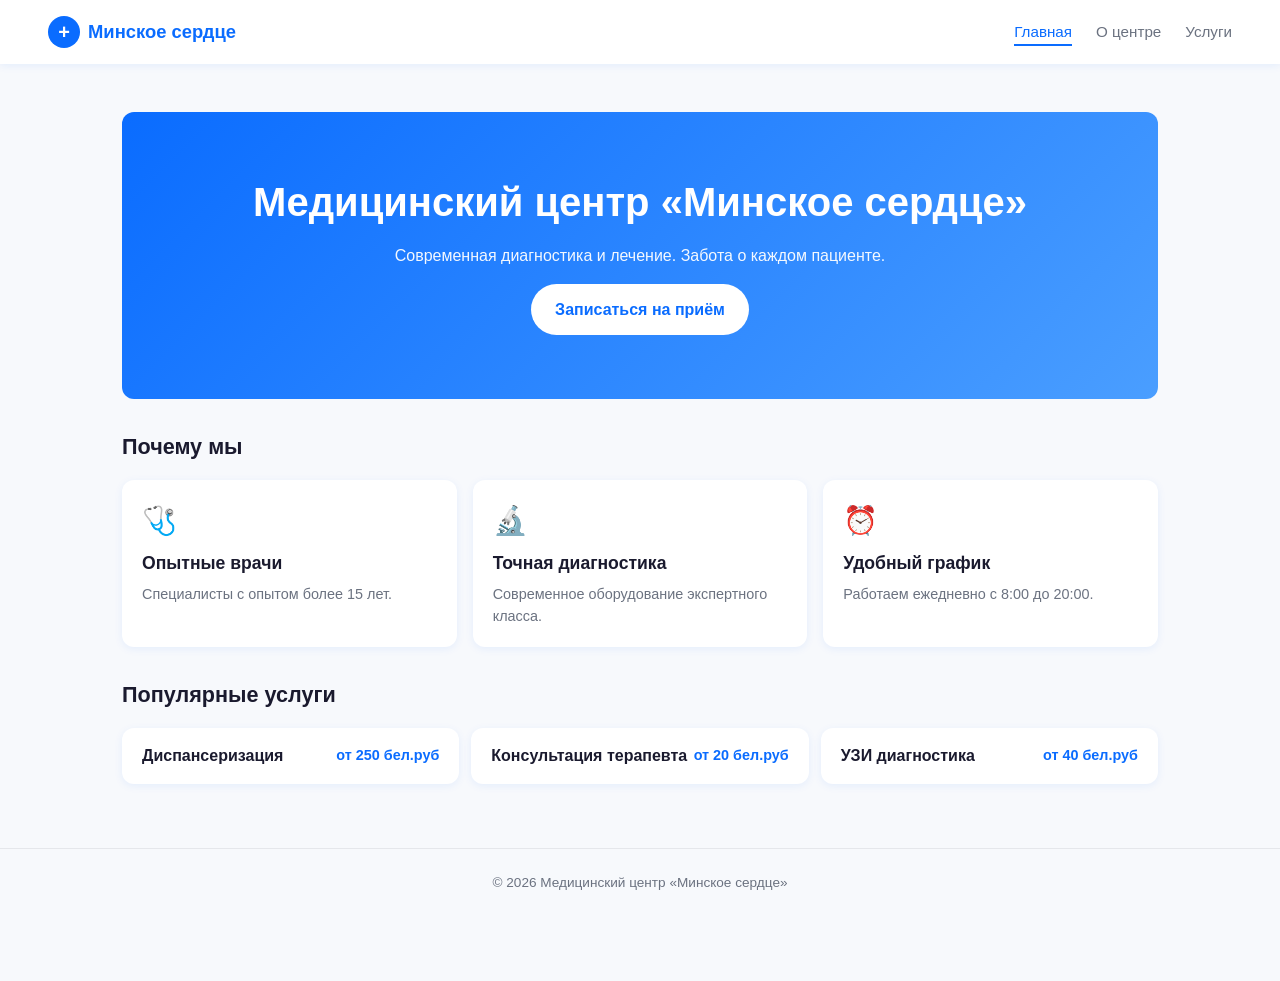
<file: index.html>
<!DOCTYPE html>
<html lang="ru">
<head>
  <meta charset="UTF-8">
  <meta name="viewport" content="width=device-width, initial-scale=1.0, maximum-scale=1.0, user-scalable=no">
  <title>Минское сердце — Главная</title>
  <link rel="stylesheet" href="css/normalize.css">
  <link rel="stylesheet" href="css/style.css">
</head>
<body>
  <header class="header">
    <div class="logo">
      <div class="logo-icon">+</div>
      <span>Минское сердце</span>
    </div>
    <nav class="nav">
      <ul class="nav__list">
        <li><a href="index.html" class="nav__link nav__link--active">Главная</a></li>
        <li><a href="about.html" class="nav__link">О центре</a></li>
        <li><a href="services.html" class="nav__link">Услуги</a></li>
      </ul>
    </nav>
  </header>

  <main class="content">
    <section class="hero">
      <h1 class="hero__title">Медицинский центр «Минское сердце»</h1>
      <p class="hero__text">Современная диагностика и лечение. Забота о каждом пациенте.</p>
      <button class="btn-primary" type="button">Записаться на приём</button>
    </section>

    <section class="features">
      <h2 class="section-title">Почему мы</h2>
      <div class="features__grid">
        <article class="feature-card">
          <div class="feature-card__icon">🩺</div>
          <h3>Опытные врачи</h3>
          <p>Специалисты с опытом более 15 лет.</p>
        </article>
        <article class="feature-card">
          <div class="feature-card__icon">🔬</div>
          <h3>Точная диагностика</h3>
          <p>Современное оборудование экспертного класса.</p>
        </article>
        <article class="feature-card">
          <div class="feature-card__icon">⏰</div>
          <h3>Удобный график</h3>
          <p>Работаем ежедневно с 8:00 до 20:00.</p>
        </article>
      </div>
    </section>

    <section class="services-preview">
      <h2 class="section-title">Популярные услуги</h2>
      <div class="services-preview__grid">
        <article class="service-item">
          <h4>Диспансеризация</h4>
          <p>от 250 бел.руб</p>
        </article>
        <article class="service-item">
          <h4>Консультация терапевта</h4>
          <p>от 20 бел.руб</p>
        </article>
        <article class="service-item">
          <h4>УЗИ диагностика</h4>
          <p>от 40 бел.руб</p>
        </article>
      </div>
    </section>
  </main>

  <footer class="footer">
    <p>© 2026 Медицинский центр «Минское сердце»</p>
  </footer>

  <script src="js/script.js"></script>
</body>
</html>
</file>
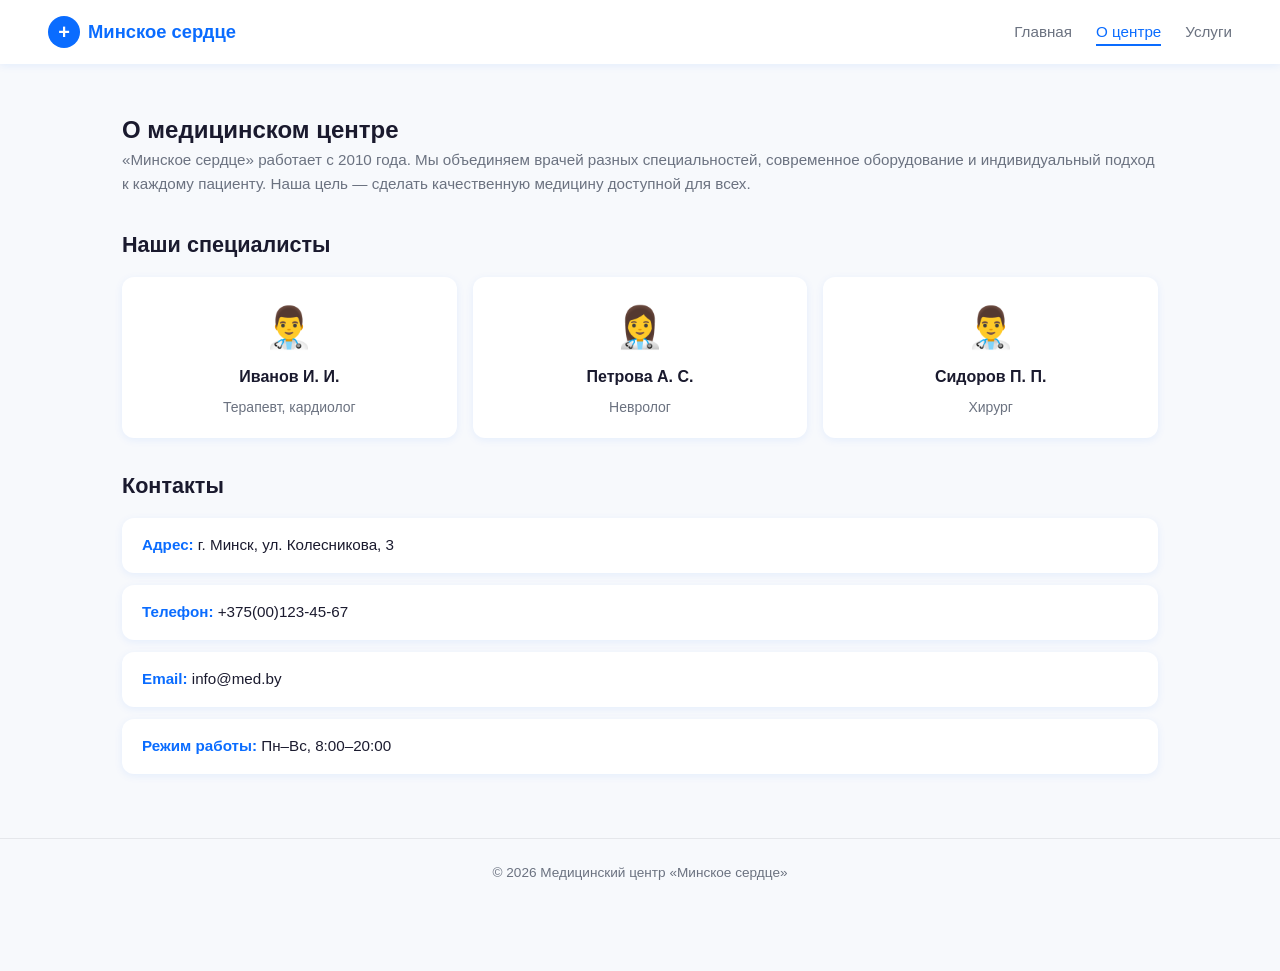
<file: about.html>
<!DOCTYPE html>
<html lang="ru">
<head>
  <meta charset="UTF-8">
  <meta name="viewport" content="width=device-width, initial-scale=1.0, maximum-scale=1.0, user-scalable=no">
  <title>Минское сердце — О центре</title>
  <link rel="stylesheet" href="css/normalize.css">
  <link rel="stylesheet" href="css/style.css">
</head>
<body>
  <header class="header">
    <div class="logo">
      <div class="logo-icon">+</div>
      <span>Минское сердце</span>
    </div>
    <nav class="nav">
      <ul class="nav__list">
        <li><a href="index.html" class="nav__link">Главная</a></li>
        <li><a href="about.html" class="nav__link nav__link--active">О центре</a></li>
        <li><a href="services.html" class="nav__link">Услуги</a></li>
      </ul>
    </nav>
  </header>

  <main class="content">
    <section class="about">
      <h1>О медицинском центре</h1>
      <p>«Минское сердце» работает с 2010 года. Мы объединяем врачей разных специальностей, современное оборудование и индивидуальный подход к каждому пациенту. Наша цель — сделать качественную медицину доступной для всех.</p>
    </section>

    <section class="team">
      <h2 class="section-title">Наши специалисты</h2>
      <div class="team__grid">
        <article class="team-card">
          <div class="team-card__avatar">👨‍⚕️</div>
          <h3>Иванов И. И.</h3>
          <p>Терапевт, кардиолог</p>
        </article>
        <article class="team-card">
          <div class="team-card__avatar">👩‍⚕️</div>
          <h3>Петрова А. С.</h3>
          <p>Невролог</p>
        </article>
        <article class="team-card">
          <div class="team-card__avatar">👨‍⚕️</div>
          <h3>Сидоров П. П.</h3>
          <p>Хирург</p>
        </article>
      </div>
    </section>

    <section class="contacts">
      <h2 class="section-title">Контакты</h2>
      <div class="contacts__list">
        <div class="contacts__item"><strong>Адрес:</strong> г. Минск, ул. Колесникова, 3</div>
        <div class="contacts__item"><strong>Телефон:</strong> +375(00)123-45-67</div>
        <div class="contacts__item"><strong>Email:</strong> info@med.by</div>
        <div class="contacts__item"><strong>Режим работы:</strong> Пн–Вс, 8:00–20:00</div>
      </div>
    </section>
  </main>

  <footer class="footer">
    <p>© 2026 Медицинский центр «Минское сердце»</p>
  </footer>

  <script src="js/script.js"></script>
</body>
</html>
</file>
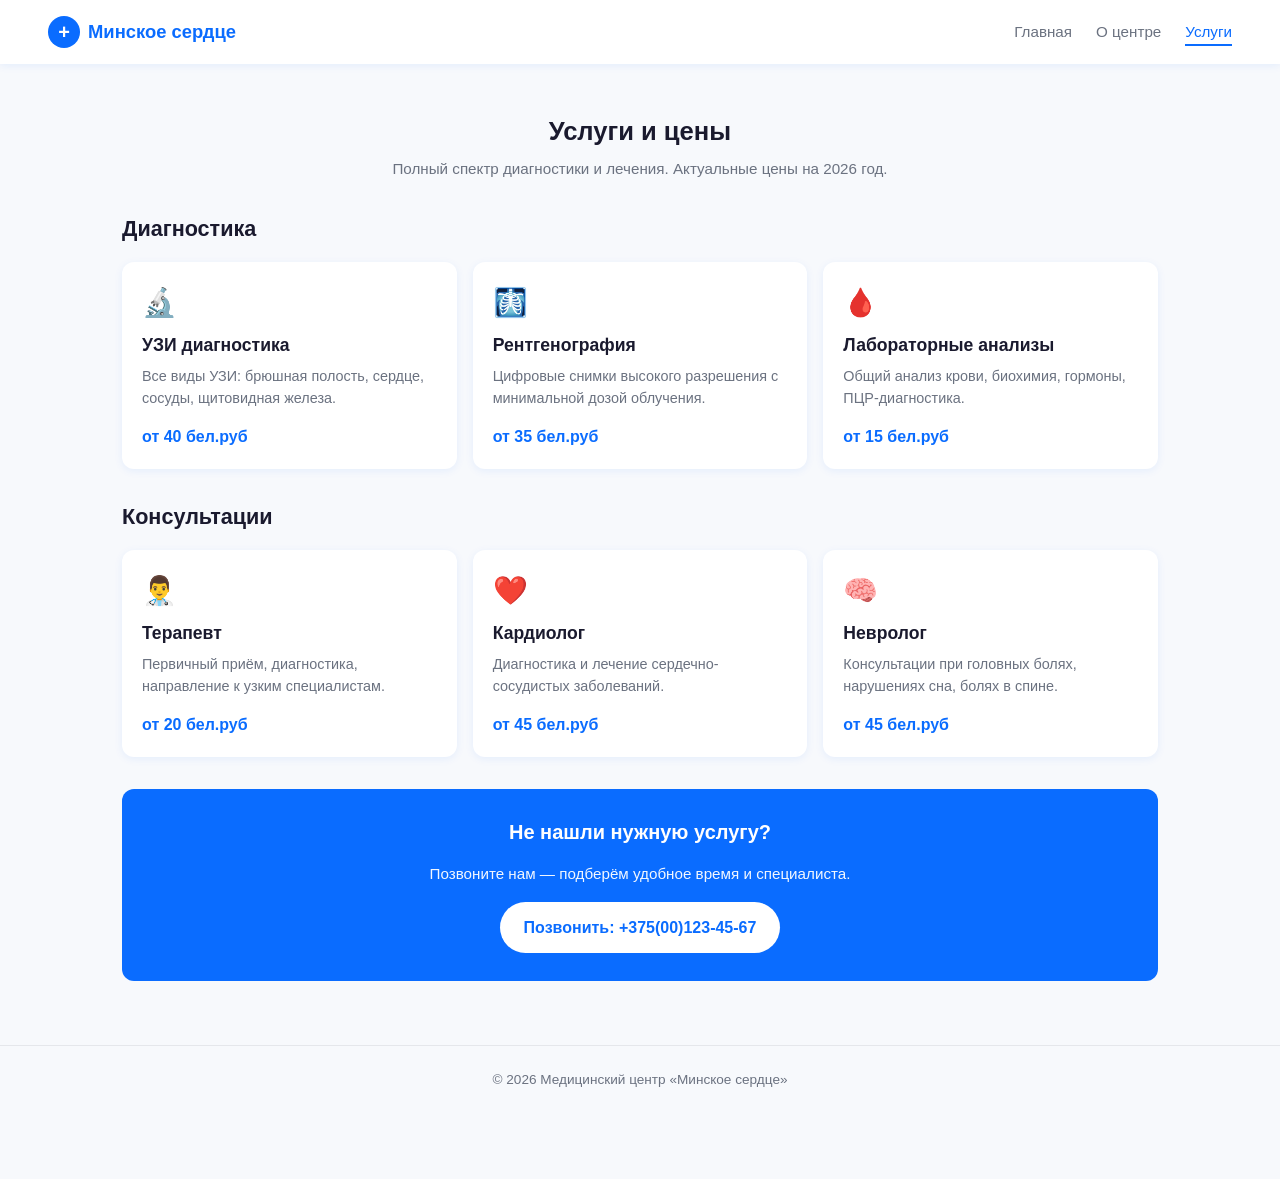
<file: services.html>
<!DOCTYPE html>
<html lang="ru">
<head>
  <meta charset="UTF-8">
  <meta name="viewport" content="width=device-width, initial-scale=1.0, maximum-scale=1.0, user-scalable=no">
  <title>Минское сердце — Услуги и цены</title>
  <link rel="stylesheet" href="css/normalize.css">
  <link rel="stylesheet" href="css/style.css">
</head>
<body>
  <header class="header">
    <div class="logo">
      <div class="logo-icon">+</div>
      <span>Минское сердце</span>
    </div>
    <nav class="nav">
      <ul class="nav__list">
        <li><a href="index.html" class="nav__link">Главная</a></li>
        <li><a href="about.html" class="nav__link">О центре</a></li>
        <li><a href="services.html" class="nav__link nav__link--active">Услуги</a></li>
      </ul>
    </nav>
  </header>

  <main class="content">
    <section class="page-intro">
      <h1>Услуги и цены</h1>
      <p>Полный спектр диагностики и лечения. Актуальные цены на 2026 год.</p>
    </section>

    <section class="services">
      <h2 class="section-title">Диагностика</h2>
      <div class="services__grid">
        <article class="service-card">
          <div class="service-card__icon">🔬</div>
          <h3>УЗИ диагностика</h3>
          <p>Все виды УЗИ: брюшная полость, сердце, сосуды, щитовидная железа.</p>
          <span class="service-card__price">от 40 бел.руб</span>
        </article>
        <article class="service-card">
          <div class="service-card__icon">🩻</div>
          <h3>Рентгенография</h3>
          <p>Цифровые снимки высокого разрешения с минимальной дозой облучения.</p>
          <span class="service-card__price">от 35 бел.руб</span>
        </article>
        <article class="service-card">
          <div class="service-card__icon">🩸</div>
          <h3>Лабораторные анализы</h3>
          <p>Общий анализ крови, биохимия, гормоны, ПЦР-диагностика.</p>
          <span class="service-card__price">от 15 бел.руб</span>
        </article>
      </div>
    </section>

    <section class="services">
      <h2 class="section-title">Консультации</h2>
      <div class="services__grid">
        <article class="service-card">
          <div class="service-card__icon">👨‍⚕️</div>
          <h3>Терапевт</h3>
          <p>Первичный приём, диагностика, направление к узким специалистам.</p>
          <span class="service-card__price">от 20 бел.руб</span>
        </article>
        <article class="service-card">
          <div class="service-card__icon">❤️</div>
          <h3>Кардиолог</h3>
          <p>Диагностика и лечение сердечно-сосудистых заболеваний.</p>
          <span class="service-card__price">от 45 бел.руб</span>
        </article>
        <article class="service-card">
          <div class="service-card__icon">🧠</div>
          <h3>Невролог</h3>
          <p>Консультации при головных болях, нарушениях сна, болях в спине.</p>
          <span class="service-card__price">от 45 бел.руб</span>
        </article>
      </div>
    </section>

    <section class="cta">
      <h2>Не нашли нужную услугу?</h2>
      <p>Позвоните нам — подберём удобное время и специалиста.</p>
      <button class="btn-primary" type="button">Позвонить: +375(00)123-45-67</button>
    </section>
  </main>

  <footer class="footer">
    <p>© 2026 Медицинский центр «Минское сердце»</p>
  </footer>

  <script src="js/script.js"></script>
</body>
</html>
</file>
<file: css/style.css>
:root {
  --color-primary: #0a6cff;
  --color-primary-dark: #0050c8;
  --color-text: #1a1a2e;
  --color-muted: #6b7280;
  --color-bg: #f7f9fc;
  --color-card: #ffffff;
  --color-accent: #e63946;
  --color-border: #e5e7eb;
  --radius: 0.75rem;
  --shadow: 0 2px 8px rgba(10, 108, 255, 0.08);
  --transition: 0.25s ease;
}

body {
  font-family: -apple-system, BlinkMacSystemFont, 'Segoe UI', Roboto, sans-serif;
  background-color: var(--color-bg);
  color: var(--color-text);
  font-size: 1rem;
  padding-bottom: 4rem;
}

/* ---------- Header ---------- */
.header {
  display: flex;
  flex-direction: column;
  gap: 0.75rem;
  padding: 1rem 1.25rem;
  background-color: var(--color-card);
  box-shadow: var(--shadow);
  position: sticky;
  top: 0;
  z-index: 100;
}

.logo {
  display: flex;
  align-items: center;
  gap: 0.5rem;
  font-weight: 700;
  font-size: 1.15rem;
  color: var(--color-primary);
}

.logo-icon {
  display: flex;
  align-items: center;
  justify-content: center;
  width: 2rem;
  height: 2rem;
  background-color: var(--color-primary);
  color: #fff;
  border-radius: 50%;
  font-size: 1.25rem;
  font-weight: 700;
}

.nav__list {
  display: flex;
  gap: 1rem;
  flex-wrap: wrap;
}

.nav__link {
  font-size: 0.95rem;
  color: var(--color-muted);
  padding: 0.25rem 0;
  border-bottom: 2px solid transparent;
  transition: color var(--transition), border-color var(--transition);
}

.nav__link--active,
.nav__link:hover {
  color: var(--color-primary);
  border-bottom-color: var(--color-primary);
}

/* ---------- Content ---------- */
.content {
  display: flex;
  flex-direction: column;
  gap: 2rem;
  padding: 1.5rem 1.25rem;
  max-width: 100%;
}

.section-title {
  font-size: 1.35rem;
  margin-bottom: 1rem;
  color: var(--color-text);
}

/* ---------- Hero ---------- */
.hero {
  display: flex;
  flex-direction: column;
  gap: 1rem;
  padding: 1.75rem 1.25rem;
  background: linear-gradient(135deg, var(--color-primary), #4a9eff);
  color: #fff;
  border-radius: var(--radius);
  text-align: center;
}

.hero__title {
  font-size: 1.5rem;
  line-height: 1.3;
}

.hero__text {
  font-size: 1rem;
  opacity: 0.95;
}

.btn-primary {
  display: inline-block;
  padding: 0.85rem 1.5rem;
  background-color: #fff;
  color: var(--color-primary);
  border: none;
  border-radius: 2rem;
  font-weight: 600;
  font-size: 1rem;
  cursor: pointer;
  transition: transform var(--transition), box-shadow var(--transition);
  align-self: center;
}

.btn-primary:hover {
  transform: translateY(-2px);
  box-shadow: 0 6px 16px rgba(0, 0, 0, 0.15);
}

/* ---------- Features ---------- */
.features__grid {
  display: flex;
  flex-direction: column;
  gap: 1rem;
}

.feature-card {
  display: flex;
  flex-direction: column;
  gap: 0.5rem;
  padding: 1.25rem;
  background-color: var(--color-card);
  border-radius: var(--radius);
  box-shadow: var(--shadow);
}

.feature-card__icon {
  font-size: 1.75rem;
}

.feature-card h3 {
  font-size: 1.1rem;
}

.feature-card p {
  font-size: 0.9rem;
  color: var(--color-muted);
}

/* ---------- Services preview ---------- */
.services-preview__grid {
  display: flex;
  flex-direction: column;
  gap: 0.75rem;
}

.service-item {
  display: flex;
  justify-content: space-between;
  align-items: center;
  padding: 1rem 1.25rem;
  background-color: var(--color-card);
  border-radius: var(--radius);
  box-shadow: var(--shadow);
}

.service-item h4 {
  font-size: 1rem;
}

.service-item p {
  font-size: 0.9rem;
  color: var(--color-primary);
  font-weight: 600;
}

/* ---------- Services (страница услуг) ---------- */
.services__grid {
  display: flex;
  flex-direction: column;
  gap: 1rem;
}

.service-card {
  display: flex;
  flex-direction: column;
  gap: 0.5rem;
  padding: 1.25rem;
  background-color: var(--color-card);
  border-radius: var(--radius);
  box-shadow: var(--shadow);
}

.service-card__icon {
  font-size: 1.75rem;
}

.service-card h3 {
  font-size: 1.1rem;
}

.service-card p {
  font-size: 0.9rem;
  color: var(--color-muted);
}

.service-card__price {
  margin-top: 0.5rem;
  font-weight: 700;
  color: var(--color-primary);
}

/* ---------- Page intro ---------- */
.page-intro {
  text-align: center;
}

.page-intro h1 {
  font-size: 1.6rem;
  margin-bottom: 0.5rem;
}

.page-intro p {
  color: var(--color-muted);
  font-size: 0.95rem;
}

/* ---------- About ---------- */
.about p {
  font-size: 0.95rem;
  color: var(--color-muted);
  line-height: 1.6;
}

/* ---------- Team ---------- */
.team__grid {
  display: flex;
  flex-direction: column;
  gap: 1rem;
}

.team-card {
  display: flex;
  flex-direction: column;
  align-items: center;
  gap: 0.5rem;
  padding: 1.25rem;
  background-color: var(--color-card);
  border-radius: var(--radius);
  box-shadow: var(--shadow);
  text-align: center;
}

.team-card__avatar {
  font-size: 2.5rem;
}

.team-card h3 {
  font-size: 1rem;
}

.team-card p {
  font-size: 0.875rem;
  color: var(--color-muted);
}

/* ---------- Contacts ---------- */
.contacts__list {
  display: flex;
  flex-direction: column;
  gap: 0.75rem;
}

.contacts__item {
  padding: 1rem 1.25rem;
  background-color: var(--color-card);
  border-radius: var(--radius);
  box-shadow: var(--shadow);
  font-size: 0.95rem;
}

.contacts__item strong {
  color: var(--color-primary);
}

/* ---------- CTA ---------- */
.cta {
  display: flex;
  flex-direction: column;
  gap: 1rem;
  padding: 1.75rem 1.25rem;
  background-color: var(--color-primary);
  color: #fff;
  border-radius: var(--radius);
  text-align: center;
}

.cta h2 {
  font-size: 1.25rem;
}

.cta p {
  font-size: 0.95rem;
  opacity: 0.95;
}

.cta .btn-primary {
  background-color: #fff;
  color: var(--color-primary);
}

/* ---------- Footer ---------- */
.footer {
  padding: 1.5rem 1.25rem;
  text-align: center;
  font-size: 0.85rem;
  color: var(--color-muted);
  border-top: 1px solid var(--color-border);
  margin-top: 1rem;
}

/* ============================================================
   МЕДИА-ЗАПРОСЫ (Desktop First breakpoints)
   ============================================================ */

/* Планшеты (≥ 768px) */
@media (min-width: 768px) {
  .content {
    max-width: 720px;
    margin: 0 auto;
    padding: 2rem 1.5rem;
  }

  .header {
    flex-direction: row;
    justify-content: space-between;
    align-items: center;
    padding: 1rem 2rem;
  }

  .nav__list {
    gap: 1.5rem;
  }

  .hero {
    padding: 3rem 2rem;
  }

  .hero__title {
    font-size: 2rem;
  }

  .features__grid,
  .services-preview__grid,
  .services__grid,
  .team__grid {
    flex-direction: row;
    flex-wrap: wrap;
  }

  .feature-card,
  .service-card,
  .team-card {
    flex: 1 1 calc(50% - 1rem);
  }

  .service-item {
    flex: 1 1 calc(50% - 0.5rem);
  }
}

/* Десктопы (≥ 1024px) */
@media (min-width: 1024px) {
  .content {
    max-width: 1100px;
    padding: 3rem 2rem;
  }

  .header {
    padding: 1rem 3rem;
  }

  .hero {
    padding: 4rem 3rem;
  }

  .hero__title {
    font-size: 2.5rem;
  }

  .feature-card,
  .service-card,
  .team-card {
    flex: 1 1 calc(33.333% - 1rem);
  }

  .service-item {
    flex: 1 1 calc(33.333% - 0.5rem);
  }
}

/* Большие экраны (≥ 1440px) */
@media (min-width: 1440px) {
  .content {
    max-width: 1280px;
  }
}
</file>
